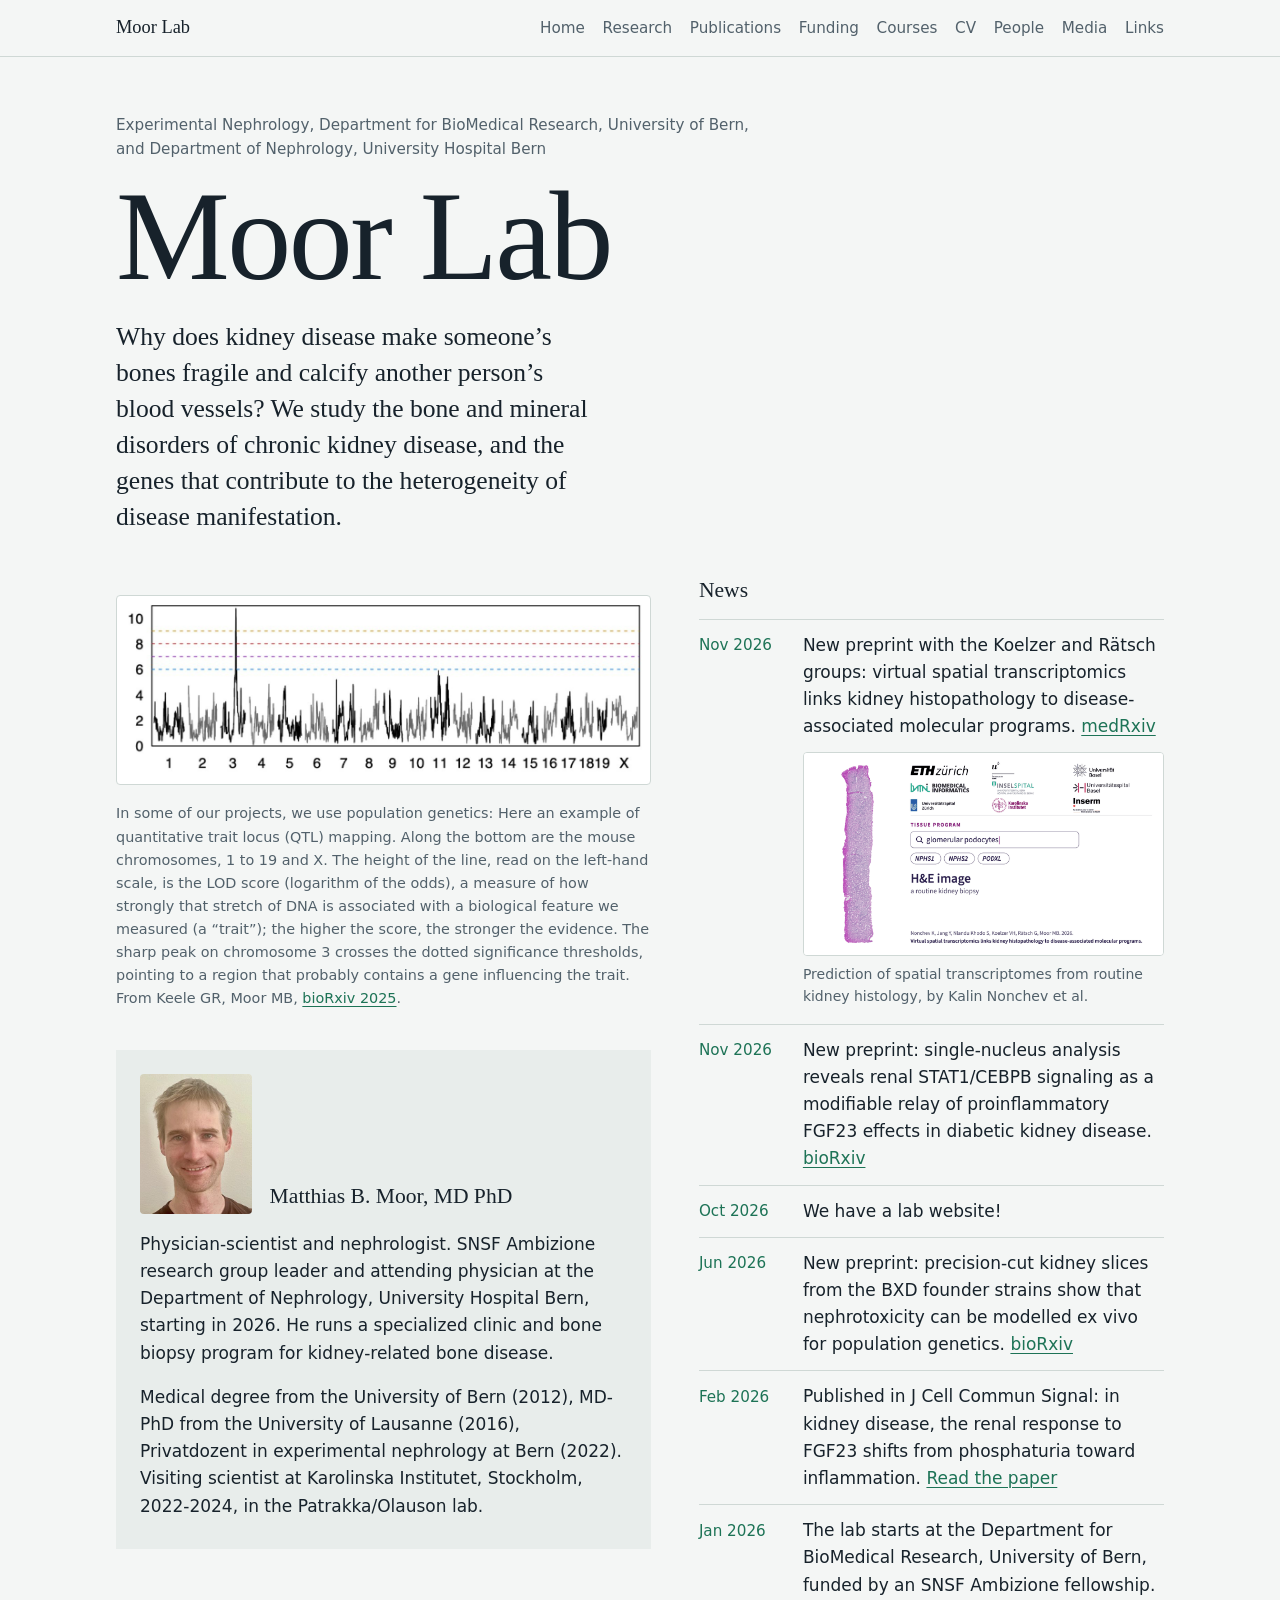
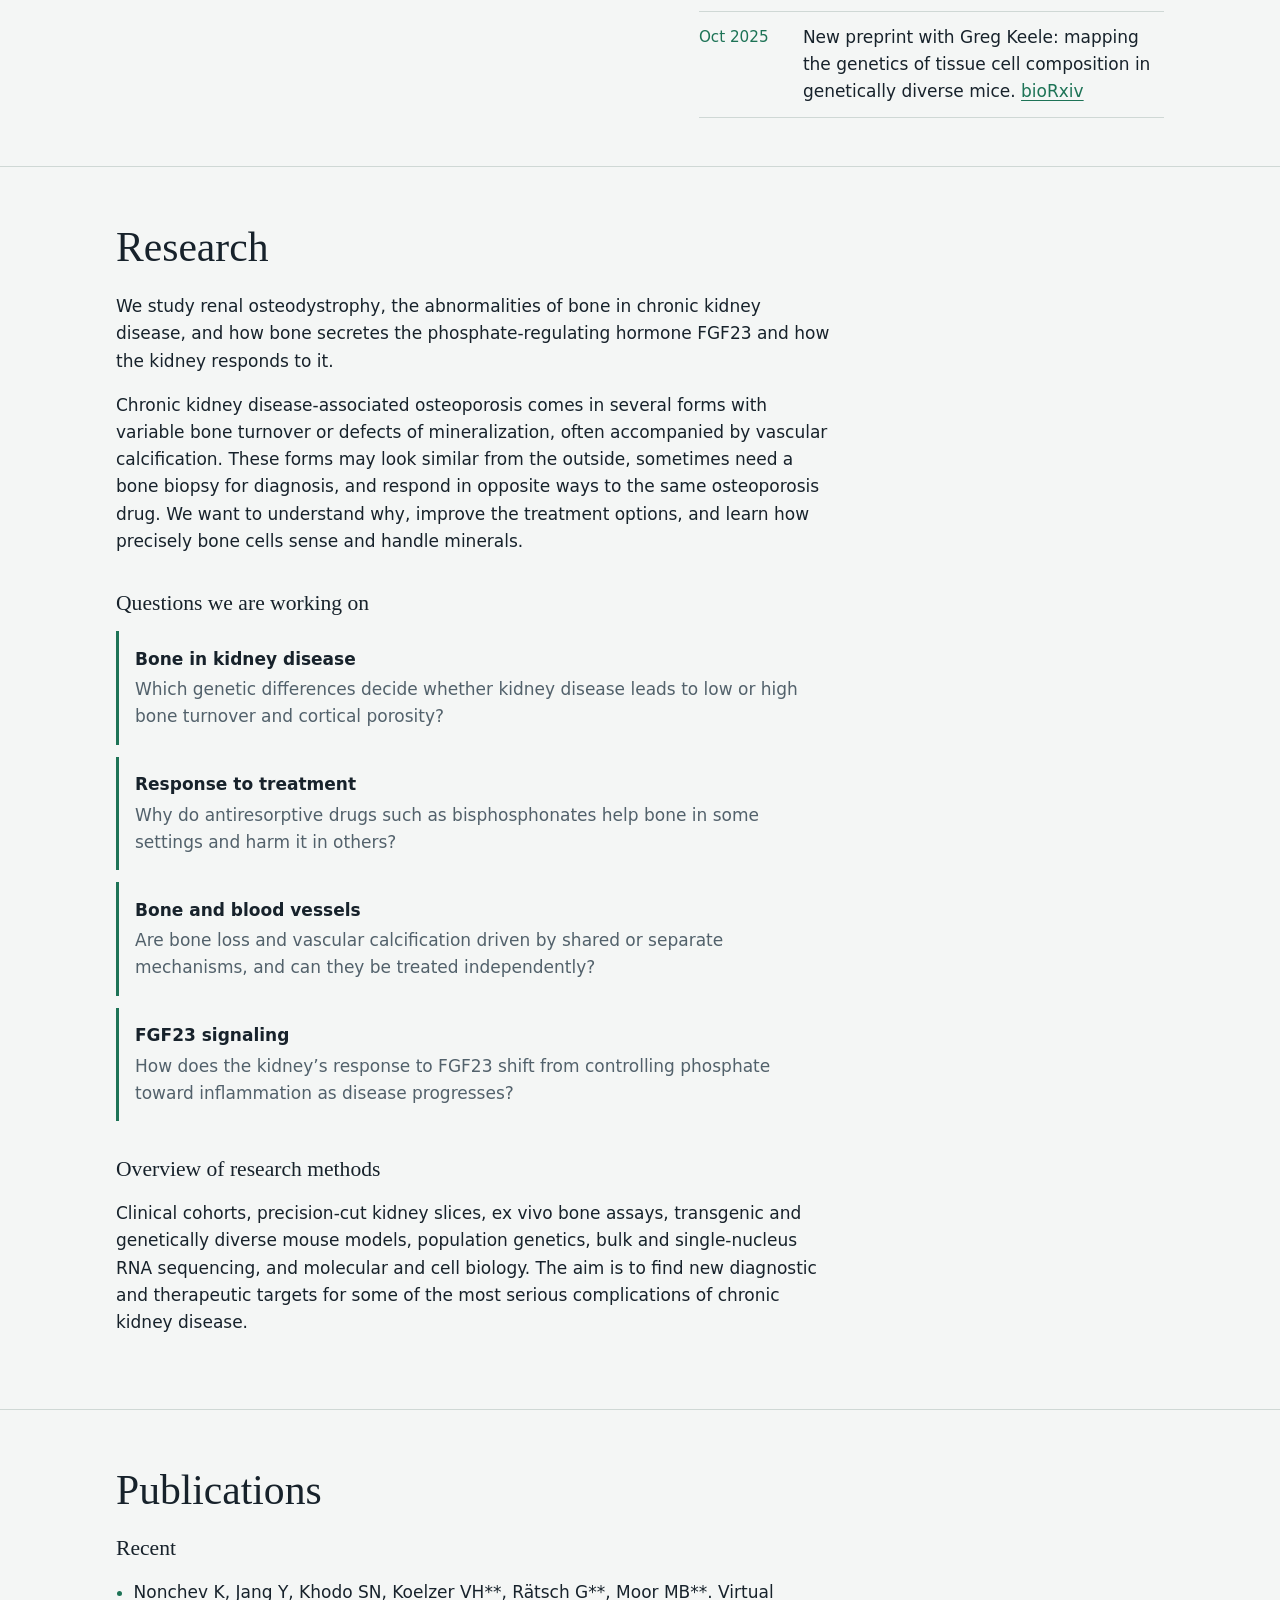
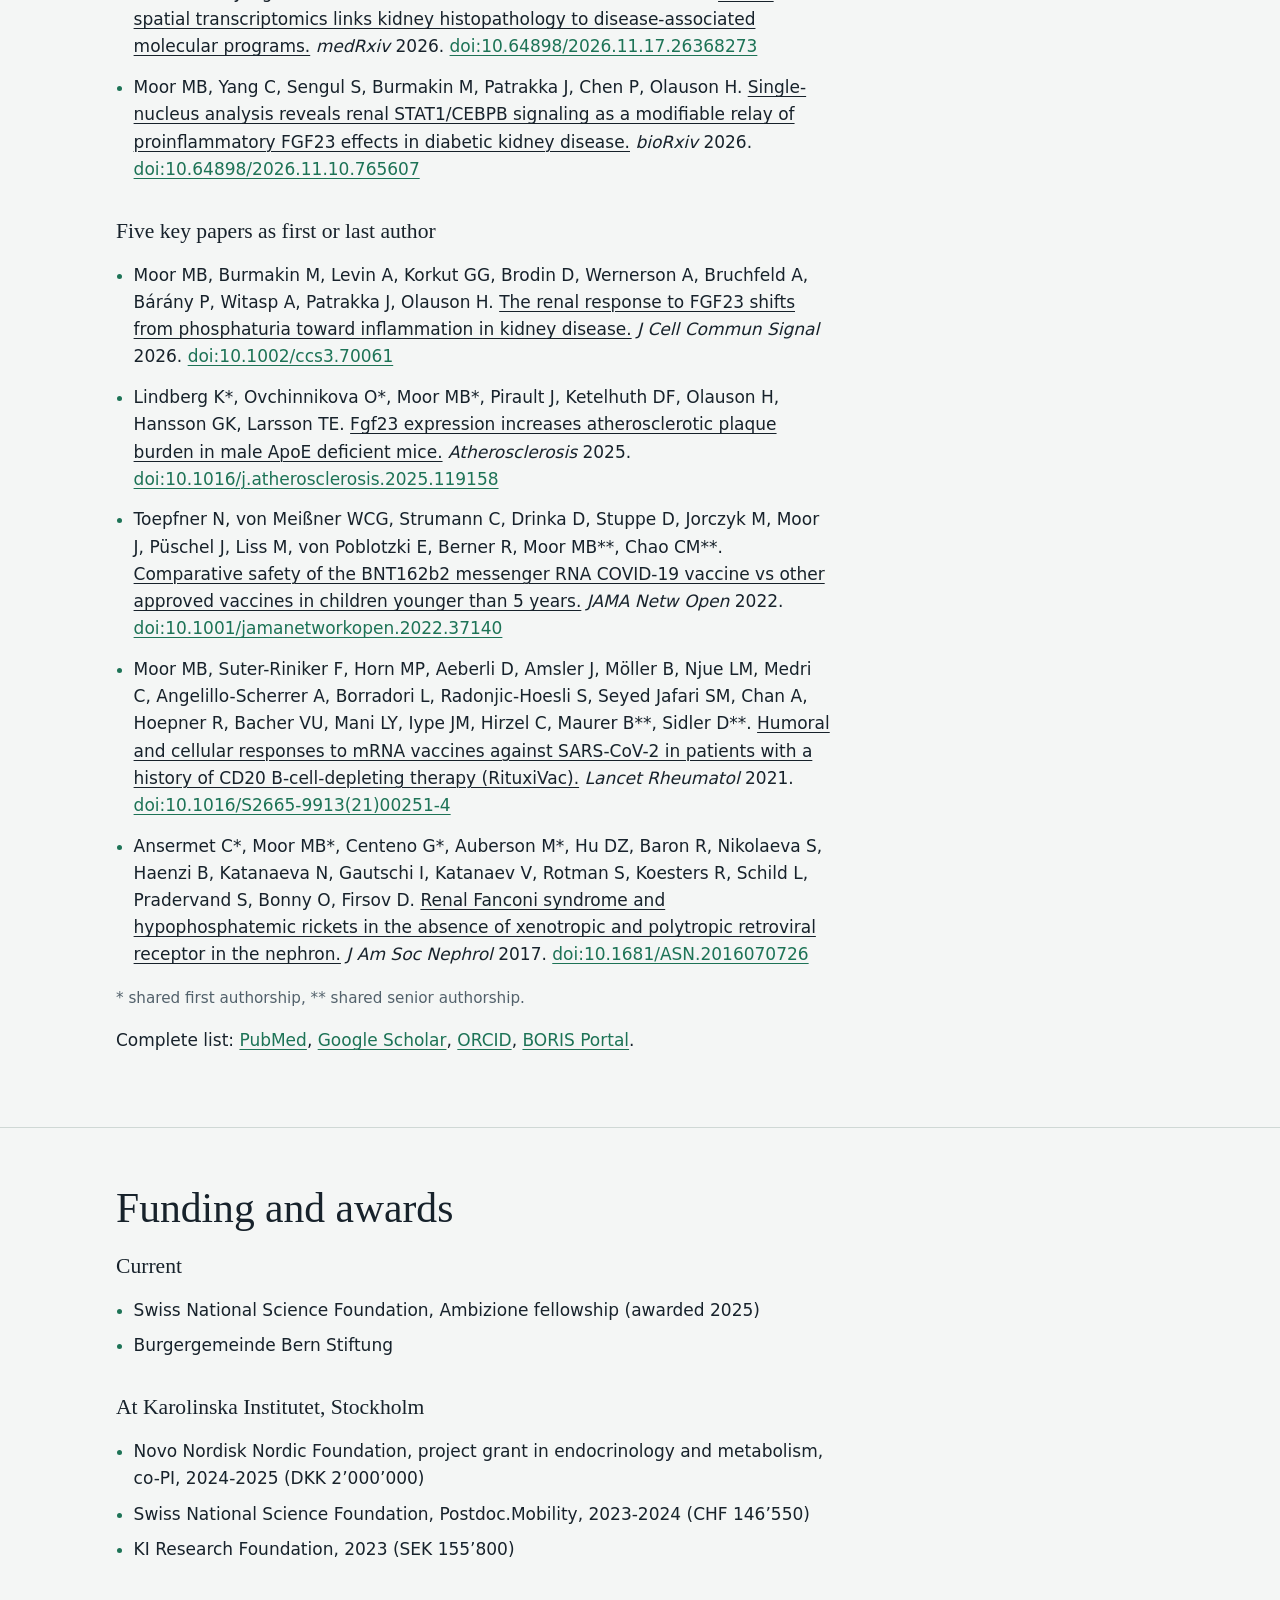
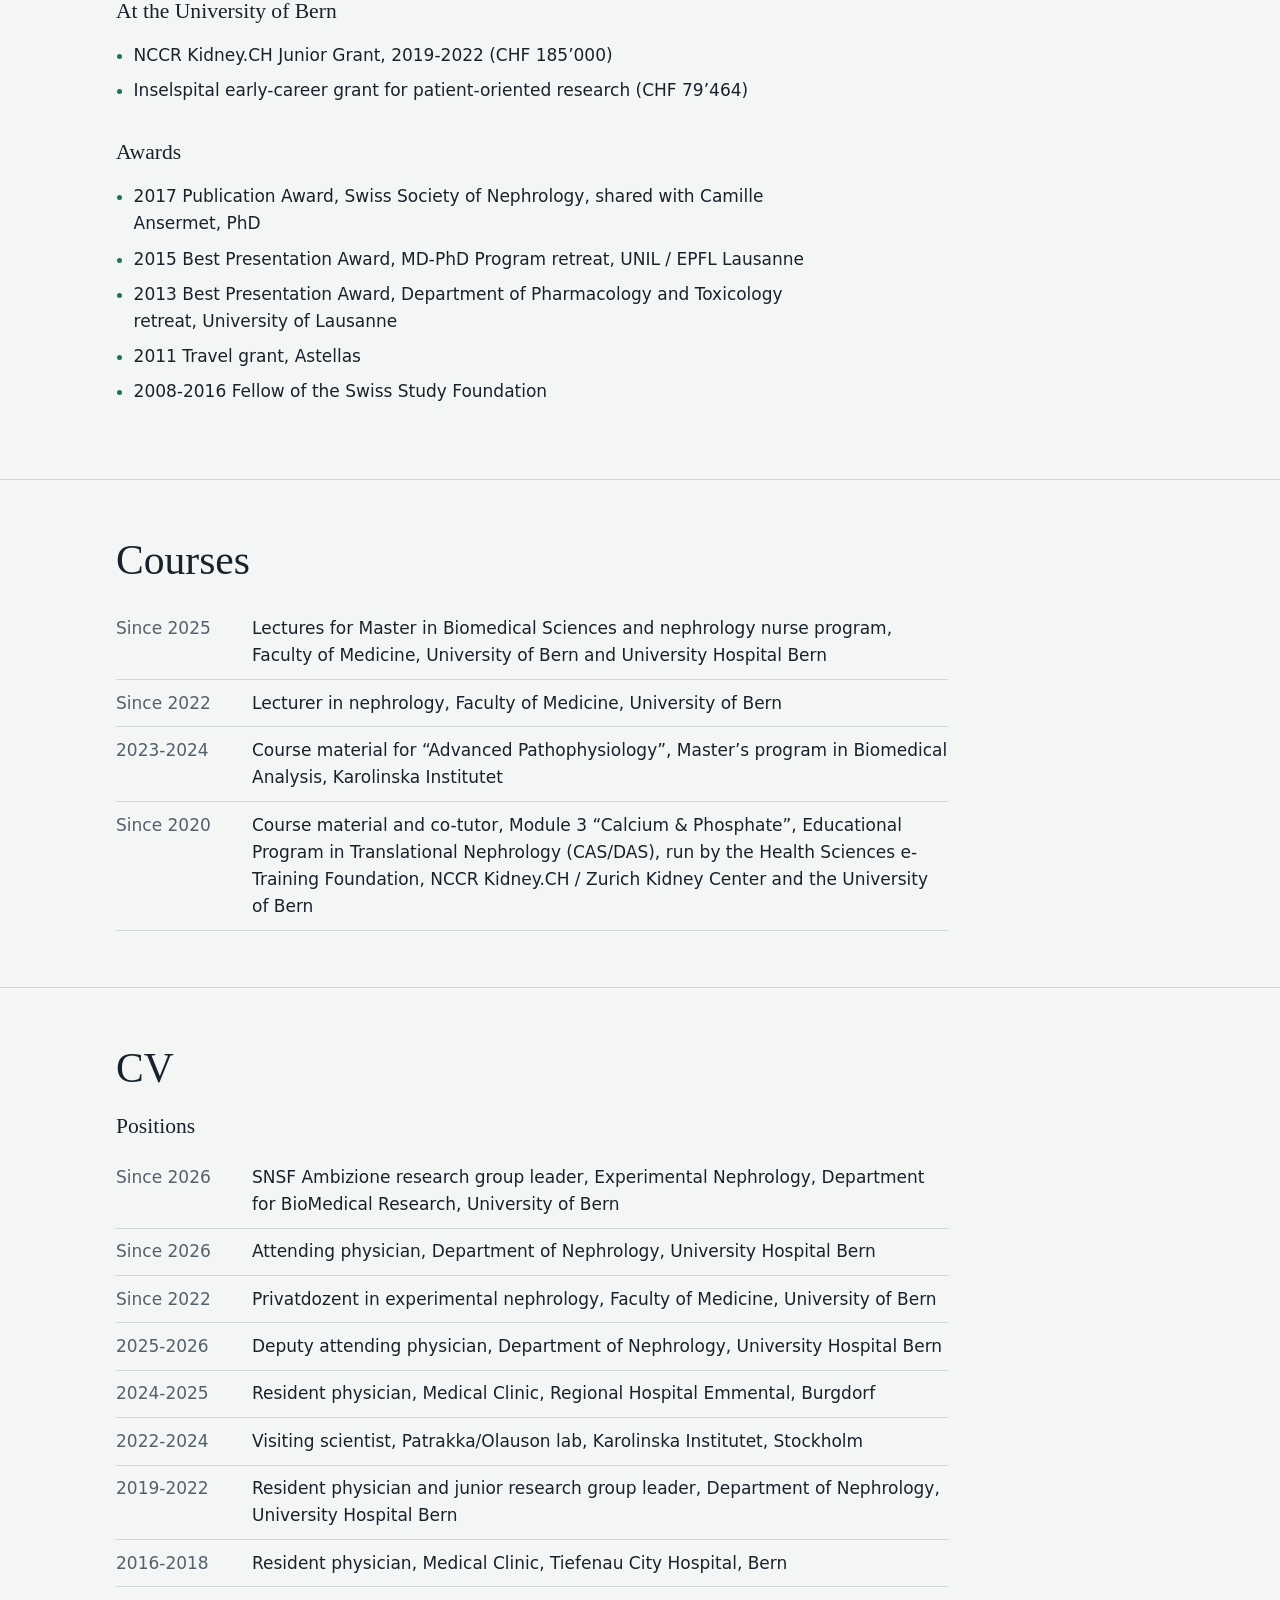
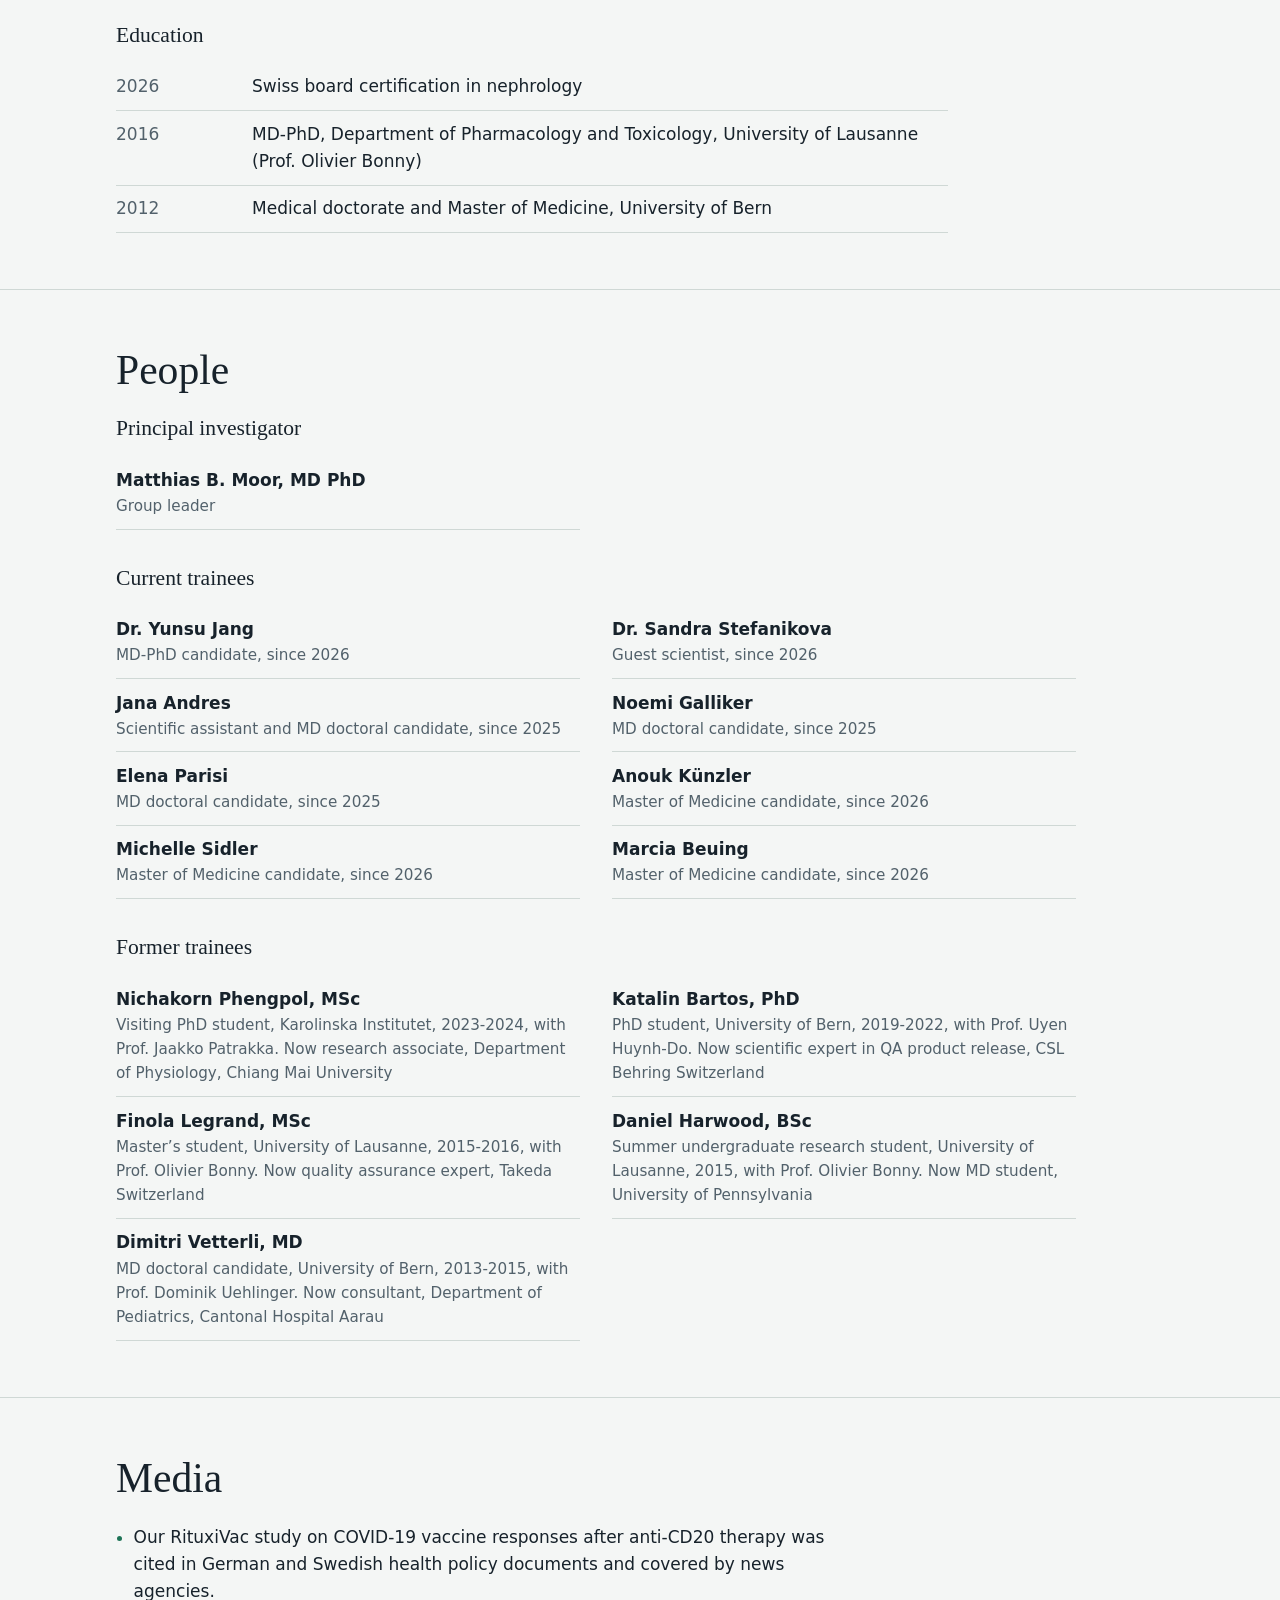
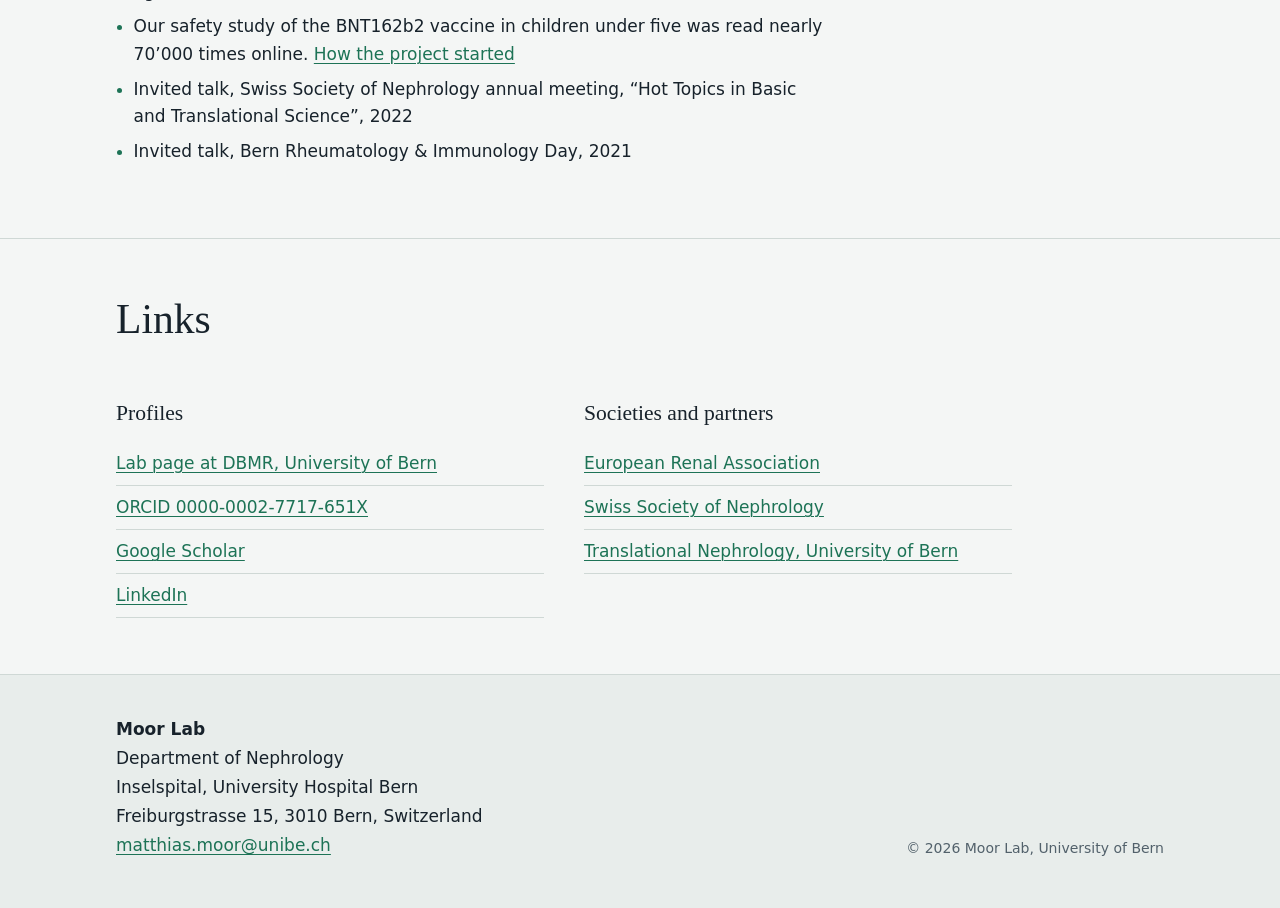
<file: index.html>
<!DOCTYPE html>
<html xmlns="http://www.w3.org/1999/xhtml" lang="en" xml:lang="en"><head>

<meta charset="utf-8">
<meta name="generator" content="quarto-1.11.9">

<meta name="viewport" content="width=device-width, initial-scale=1.0, user-scalable=yes">

<meta name="description" content="The Moor Lab studies renal osteodystrophy, FGF23 signaling and the genetics of bone and mineral disorders in chronic kidney disease at the University of Bern.">

<title>Moor Lab · Experimental Nephrology, University of Bern</title>
<style>
/* Default styles provided by pandoc.
** See https://pandoc.org/MANUAL.html#variables-for-html for config info.
*/
span.smallcaps{font-variant: small-caps;}
div.columns{display: flex; gap: 1.5em;}
div.column{flex: auto;}
@media screen {
div.columns{gap: min(4vw, 1.5em);}
div.column{overflow-x: auto;}
}
div.hanging-indent{margin-left: 1.5em; text-indent: -1.5em;}
ul.task-list{list-style: none;}
ul.task-list li input[type="checkbox"] {
  width: 0.8em;
  margin: 0 0.8em 0.2em -1em; /* quarto-specific, see https://github.com/quarto-dev/quarto-cli/issues/4556 */ 
  vertical-align: middle;
}
.display.math{display: block; text-align: center; margin: 0.5rem auto;}
</style>


<meta name="color-scheme" content="light dark">
<link rel="icon" href="assets/favicon.svg" type="image/svg+xml">
<meta property="og:title" content="Moor Lab · University of Bern">
<meta property="og:description" content="Bone and mineral disorders in chronic kidney disease.">
<meta property="og:type" content="website">


<link rel="stylesheet" href="assets/styles.css">
</head>

<body>

<!-- Top bar with the section menu.
     To add a section: add a line here AND a "## Title {#id}" heading in index.qmd with the same id. -->
<a class="skip" href="#research">Skip to content</a>

<header class="top">
  <div class="wrap top-inner">
    <a class="brand" href="#home">Moor Lab</a>
    <nav aria-label="Sections">
      <ul>
        <li><a href="#home">Home</a></li>
        <li><a href="#research">Research</a></li>
        <li><a href="#publications">Publications</a></li>
        <li><a href="#funding">Funding</a></li>
        <li><a href="#courses">Courses</a></li>
        <li><a href="#cv">CV</a></li>
        <li><a href="#people">People</a></li>
        <li><a href="#media">Media</a></li>
        <li><a href="#links">Links</a></li>
      </ul>
    </nav>
  </div>
</header>




<!--
  HOW THIS FILE WORKS
  - Write plain text. A blank line starts a new paragraph.
  - "## Title {#id}" starts a new section; the id must match the menu in _includes/header.html.
  - "### Title" is a sub-heading inside a section.
  - "- " starts a list item.  *text* = italic,  **text** = bold,  [text](https://...) = link.
  - Lines starting with ::: open and close a styled box (e.g. ::: pubs ... :::). Keep them in pairs.
  - In author lists, write \* for a literal asterisk (shared authorship).
  - Click "Render" (or Ctrl/Cmd+Shift+K) to preview; the website is written to docs/.
-->
<!-- HOME ================================================================ -->
<div id="home" class="hero">
<div class="wrap">
<div class="affil">
<p>Experimental Nephrology, Department for BioMedical Research, University of Bern, and Department of Nephrology, University Hospital Bern</p>
</div>
<section id="home-title" class="level1">
<h1>Moor Lab</h1>
<div class="lede">
<p>Why does kidney disease make someone’s bones fragile and calcify another person’s blood vessels? We study the bone and mineral disorders of chronic kidney disease, and the genes that contribute to the heterogeneity of disease manifestation.</p>
</div>
</section>
</div>
<!-- Below the intro: on wide screens the QTL figure and the PI box form the left column,
     and News the right column. On phones everything stacks in this order. -->
<div class="wrap home-lower">
<!-- The QTL figure. The text in [ ] is the caption shown under the picture;
     fig-alt is the description read out by screen readers. -->
<div class="qtl-fig">
<div class="quarto-figure quarto-figure-center">
<figure>
<p><img src="assets/img/qtl-mapping-example.jpg" alt="Plot of LOD score against position on mouse chromosomes 1 to 19 and X. A single tall peak on chromosome 3 rises above dotted significance lines; the rest of the genome stays low." width="1135" height="378"></p>
<figcaption>In some of our projects, we use population genetics: Here an example of quantitative trait locus (QTL) mapping. Along the bottom are the mouse chromosomes, 1 to 19 and X. The height of the line, read on the left-hand scale, is the LOD score (logarithm of the odds), a measure of how strongly that stretch of DNA is associated with a biological feature we measured (a “trait”); the higher the score, the stronger the evidence. The sharp peak on chromosome 3 crosses the dotted significance thresholds, pointing to a region that probably contains a gene influencing the trait. From Keele GR, Moor MB, <a href="https://www.biorxiv.org/content/10.1101/2025.10.13.682042v2.full">bioRxiv 2025</a>.</figcaption>
</figure>
</div>
</div>
<div class="pi">
<div class="pi-head">
<p><img src="assets/img/matthias-moor.jpg" class="headshot" alt="Portrait of Matthias B. Moor" width="160" height="200"></p>
<section id="pi-name" class="level3">
<h3>Matthias B. Moor, MD PhD</h3>
</section>
</div>
<p>Physician-scientist and nephrologist. SNSF Ambizione research group leader and attending physician at the Department of Nephrology, University Hospital Bern, starting in 2026. He runs a specialized clinic and bone biopsy program for kidney-related bone disease.</p>
<p>Medical degree from the University of Bern (2012), MD-PhD from the University of Lausanne (2016), Privatdozent in experimental nephrology at Bern (2022). Visiting scientist at Karolinska Institutet, Stockholm, 2022-2024, in the Patrakka/Olauson lab.</p>
</div>
<!-- NEWS: newest first. To post news, copy a line and change the date and text. -->
<section id="news" class="level3 news">
<h3>News</h3>
<div class="news-list">
<ul>
<li><p><span class="when">Nov 2026</span> New preprint with the Koelzer and Rätsch groups: virtual spatial transcriptomics links kidney histopathology to disease-associated molecular programs. <a href="https://doi.org/10.64898/2026.11.17.26368273">medRxiv</a></p>
<div class="quarto-figure quarto-figure-center">
<figure>
<p><img src="assets/img/kidney-xenium-DeepSpotM.gif" loading="lazy" alt="Animation of a kidney biopsy. It starts as a routine H&amp;E-stained section, then is recoloured as heat maps of tissue programs predicted from that image, such as glomeruli, healthy proximal tubules and interstitial fibrosis, each defined by marker genes." width="1280" height="720"></p>
<figcaption>Prediction of spatial transcriptomes from routine kidney histology, by Kalin Nonchev et al.</figcaption>
</figure>
</div></li>
<li><p><span class="when">Nov 2026</span> New preprint: single-nucleus analysis reveals renal STAT1/CEBPB signaling as a modifiable relay of proinflammatory FGF23 effects in diabetic kidney disease. <a href="https://doi.org/10.64898/2026.11.10.765607">bioRxiv</a></p></li>
<li><p><span class="when">Oct 2026</span> We have a lab website!</p></li>
<li><p><span class="when">Jun 2026</span> New preprint: precision-cut kidney slices from the BXD founder strains show that nephrotoxicity can be modelled ex vivo for population genetics. <a href="https://doi.org/10.64898/2026.06.16.732581">bioRxiv</a></p></li>
<li><p><span class="when">Feb 2026</span> Published in J Cell Commun Signal: in kidney disease, the renal response to FGF23 shifts from phosphaturia toward inflammation. <a href="https://doi.org/10.1002/ccs3.70061">Read the paper</a></p></li>
<li><p><span class="when">Jan 2026</span> The lab starts at the Department for BioMedical Research, University of Bern, funded by an SNSF Ambizione fellowship.</p></li>
<li><p><span class="when">Oct 2025</span> New preprint with Greg Keele: mapping the genetics of tissue cell composition in genetically diverse mice. <a href="https://doi.org/10.1101/2025.10.13.682042">bioRxiv</a></p></li>
</ul>
</div>
</section>
</div>
</div>
<!-- RESEARCH ============================================================ -->
<section id="research" class="level2">
<h2>Research</h2>
<p>We study renal osteodystrophy, the abnormalities of bone in chronic kidney disease, and how bone secretes the phosphate-regulating hormone FGF23 and how the kidney responds to it.</p>
<p>Chronic kidney disease-associated osteoporosis comes in several forms with variable bone turnover or defects of mineralization, often accompanied by vascular calcification. These forms may look similar from the outside, sometimes need a bone biopsy for diagnosis, and respond in opposite ways to the same osteoporosis drug. We want to understand why, improve the treatment options, and learn how precisely bone cells sense and handle minerals.</p>
<section id="questions-we-are-working-on" class="level3">
<h3>Questions we are working on</h3>
<div class="questions">
<dl>
<dt>Bone in kidney disease</dt>
<dd>
Which genetic differences decide whether kidney disease leads to low or high bone turnover and cortical porosity?
</dd>
<dt>Response to treatment</dt>
<dd>
Why do antiresorptive drugs such as bisphosphonates help bone in some settings and harm it in others?
</dd>
<dt>Bone and blood vessels</dt>
<dd>
Are bone loss and vascular calcification driven by shared or separate mechanisms, and can they be treated independently?
</dd>
<dt>FGF23 signaling</dt>
<dd>
How does the kidney’s response to FGF23 shift from controlling phosphate toward inflammation as disease progresses?
</dd>
</dl>
</div>
</section>
<section id="overview-of-research-methods" class="level3">
<h3>Overview of research methods</h3>
<p>Clinical cohorts, precision-cut kidney slices, ex vivo bone assays, transgenic and genetically diverse mouse models, population genetics, bulk and single-nucleus RNA sequencing, and molecular and cell biology. The aim is to find new diagnostic and therapeutic targets for some of the most serious complications of chronic kidney disease.</p>
<!-- PUBLICATIONS ======================================================== -->
</section>
</section>
<section id="publications" class="level2">
<h2>Publications</h2>
<section id="recent" class="level3">
<h3>Recent</h3>
<div class="pubs">
<ul>
<li>Nonchev K, Jang Y, Khodo SN, Koelzer VH**, Rätsch G**, Moor MB**. <span class="title">Virtual spatial transcriptomics links kidney histopathology to disease-associated molecular programs.</span> <em>medRxiv</em> 2026. <a href="https://doi.org/10.64898/2026.11.17.26368273">doi:10.64898/2026.11.17.26368273</a></li>
<li>Moor MB, Yang C, Sengul S, Burmakin M, Patrakka J, Chen P, Olauson H. <span class="title">Single-nucleus analysis reveals renal STAT1/CEBPB signaling as a modifiable relay of proinflammatory FGF23 effects in diabetic kidney disease.</span> <em>bioRxiv</em> 2026. <a href="https://doi.org/10.64898/2026.11.10.765607">doi:10.64898/2026.11.10.765607</a></li>
</ul>
</div>
</section>
<section id="five-key-papers-as-first-or-last-author" class="level3">
<h3>Five key papers as first or last author</h3>
<div class="pubs">
<ul>
<li>Moor MB, Burmakin M, Levin A, Korkut GG, Brodin D, Wernerson A, Bruchfeld A, Bárány P, Witasp A, Patrakka J, Olauson H. <span class="title">The renal response to FGF23 shifts from phosphaturia toward inflammation in kidney disease.</span> <em>J Cell Commun Signal</em> 2026. <a href="https://doi.org/10.1002/ccs3.70061">doi:10.1002/ccs3.70061</a></li>
<li>Lindberg K*, Ovchinnikova O*, Moor MB*, Pirault J, Ketelhuth DF, Olauson H, Hansson GK, Larsson TE. <span class="title">Fgf23 expression increases atherosclerotic plaque burden in male ApoE deficient mice.</span> <em>Atherosclerosis</em> 2025. <a href="https://doi.org/10.1016/j.atherosclerosis.2025.119158">doi:10.1016/j.atherosclerosis.2025.119158</a></li>
<li>Toepfner N, von Meißner WCG, Strumann C, Drinka D, Stuppe D, Jorczyk M, Moor J, Püschel J, Liss M, von Poblotzki E, Berner R, Moor MB**, Chao CM**. <span class="title">Comparative safety of the BNT162b2 messenger RNA COVID-19 vaccine vs other approved vaccines in children younger than 5 years.</span> <em>JAMA Netw Open</em> 2022. <a href="https://doi.org/10.1001/jamanetworkopen.2022.37140">doi:10.1001/jamanetworkopen.2022.37140</a></li>
<li>Moor MB, Suter-Riniker F, Horn MP, Aeberli D, Amsler J, Möller B, Njue LM, Medri C, Angelillo-Scherrer A, Borradori L, Radonjic-Hoesli S, Seyed Jafari SM, Chan A, Hoepner R, Bacher VU, Mani LY, Iype JM, Hirzel C, Maurer B**, Sidler D**. <span class="title">Humoral and cellular responses to mRNA vaccines against SARS-CoV-2 in patients with a history of CD20 B-cell-depleting therapy (RituxiVac).</span> <em>Lancet Rheumatol</em> 2021. <a href="https://doi.org/10.1016/S2665-9913(21)00251-4">doi:10.1016/S2665-9913(21)00251-4</a></li>
<li>Ansermet C*, Moor MB*, Centeno G*, Auberson M*, Hu DZ, Baron R, Nikolaeva S, Haenzi B, Katanaeva N, Gautschi I, Katanaev V, Rotman S, Koesters R, Schild L, Pradervand S, Bonny O, Firsov D. <span class="title">Renal Fanconi syndrome and hypophosphatemic rickets in the absence of xenotropic and polytropic retroviral receptor in the nephron.</span> <em>J Am Soc Nephrol</em> 2017. <a href="https://doi.org/10.1681/ASN.2016070726">doi:10.1681/ASN.2016070726</a></li>
</ul>
</div>
<p><span class="note">* shared first authorship, ** shared senior authorship.</span></p>
<p><span class="more">Complete list: <a href="https://pubmed.ncbi.nlm.nih.gov/?term=moor+MB+OR+matthias+moor&amp;sort=date">PubMed</a>, <a href="https://scholar.google.com/citations?user=Ltpq-x8AAAAJ">Google Scholar</a>, <a href="https://orcid.org/0000-0002-7717-651X">ORCID</a>, <a href="https://www.dbmr.unibe.ch/research/research_programs/moor_lab/boris_portal_publications/index_eng.html">BORIS Portal</a>.</span></p>
<!-- FUNDING ============================================================= -->
</section>
</section>
<section id="funding" class="level2">
<h2>Funding and awards</h2>
<section id="current" class="level3">
<h3>Current</h3>
<ul>
<li>Swiss National Science Foundation, Ambizione fellowship (awarded 2025)</li>
<li>Burgergemeinde Bern Stiftung</li>
</ul>
</section>
<section id="at-karolinska-institutet-stockholm" class="level3">
<h3>At Karolinska Institutet, Stockholm</h3>
<ul>
<li>Novo Nordisk Nordic Foundation, project grant in endocrinology and metabolism, co-PI, 2024-2025 (DKK 2’000’000)</li>
<li>Swiss National Science Foundation, Postdoc.Mobility, 2023-2024 (CHF 146’550)</li>
<li>KI Research Foundation, 2023 (SEK 155’800)</li>
</ul>
</section>
<section id="at-the-university-of-bern" class="level3">
<h3>At the University of Bern</h3>
<ul>
<li>NCCR Kidney.CH Junior Grant, 2019-2022 (CHF 185’000)</li>
<li>Inselspital early-career grant for patient-oriented research (CHF 79’464)</li>
</ul>
</section>
<section id="awards" class="level3">
<h3>Awards</h3>
<ul>
<li>2017 Publication Award, Swiss Society of Nephrology, shared with Camille Ansermet, PhD</li>
<li>2015 Best Presentation Award, MD-PhD Program retreat, UNIL / EPFL Lausanne</li>
<li>2013 Best Presentation Award, Department of Pharmacology and Toxicology retreat, University of Lausanne</li>
<li>2011 Travel grant, Astellas</li>
<li>2008-2016 Fellow of the Swiss Study Foundation</li>
</ul>
<!-- COURSES ============================================================= -->
</section>
</section>
<section id="courses" class="level2">
<h2>Courses</h2>
<div class="dated">
<ul>
<li><span class="when">Since 2025</span> Lectures for Master in Biomedical Sciences and nephrology nurse program, Faculty of Medicine, University of Bern and University Hospital Bern</li>
<li><span class="when">Since 2022</span> Lecturer in nephrology, Faculty of Medicine, University of Bern</li>
<li><span class="when">2023-2024</span> Course material for “Advanced Pathophysiology”, Master’s program in Biomedical Analysis, Karolinska Institutet</li>
<li><span class="when">Since 2020</span> Course material and co-tutor, Module 3 “Calcium &amp; Phosphate”, Educational Program in Translational Nephrology (CAS/DAS), run by the Health Sciences e-Training Foundation, NCCR Kidney.CH / Zurich Kidney Center and the University of Bern</li>
</ul>
</div>
<!-- CV ================================================================== -->
</section>
<section id="cv" class="level2">
<h2>CV</h2>
<section id="positions" class="level3">
<h3>Positions</h3>
<div class="dated">
<ul>
<li><span class="when">Since 2026</span> SNSF Ambizione research group leader, Experimental Nephrology, Department for BioMedical Research, University of Bern</li>
<li><span class="when">Since 2026</span> Attending physician, Department of Nephrology, University Hospital Bern</li>
<li><span class="when">Since 2022</span> Privatdozent in experimental nephrology, Faculty of Medicine, University of Bern</li>
<li><span class="when">2025-2026</span> Deputy attending physician, Department of Nephrology, University Hospital Bern</li>
<li><span class="when">2024-2025</span> Resident physician, Medical Clinic, Regional Hospital Emmental, Burgdorf</li>
<li><span class="when">2022-2024</span> Visiting scientist, Patrakka/Olauson lab, Karolinska Institutet, Stockholm</li>
<li><span class="when">2019-2022</span> Resident physician and junior research group leader, Department of Nephrology, University Hospital Bern</li>
<li><span class="when">2016-2018</span> Resident physician, Medical Clinic, Tiefenau City Hospital, Bern</li>
</ul>
</div>
</section>
<section id="education" class="level3">
<h3>Education</h3>
<div class="dated">
<ul>
<li><span class="when">2026</span> Swiss board certification in nephrology</li>
<li><span class="when">2016</span> MD-PhD, Department of Pharmacology and Toxicology, University of Lausanne (Prof.&nbsp;Olivier Bonny)</li>
<li><span class="when">2012</span> Medical doctorate and Master of Medicine, University of Bern</li>
</ul>
</div>
<!-- PEOPLE ============================================================== -->
</section>
</section>
<section id="people" class="level2">
<h2>People</h2>
<section id="principal-investigator" class="level3">
<h3>Principal investigator</h3>
<div class="people">
<ul>
<li><strong>Matthias B. Moor, MD PhD</strong> Group leader</li>
</ul>
</div>
</section>
<section id="current-trainees" class="level3">
<h3>Current trainees</h3>
<div class="people">
<ul>
<li><strong>Dr.&nbsp;Yunsu Jang</strong> MD-PhD candidate, since 2026</li>
<li><strong>Dr.&nbsp;Sandra Stefanikova</strong> Guest scientist, since 2026</li>
<li><strong>Jana Andres</strong> Scientific assistant and MD doctoral candidate, since 2025</li>
<li><strong>Noemi Galliker</strong> MD doctoral candidate, since 2025</li>
<li><strong>Elena Parisi</strong> MD doctoral candidate, since 2025</li>
<li><strong>Anouk Künzler</strong> Master of Medicine candidate, since 2026</li>
<li><strong>Michelle Sidler</strong> Master of Medicine candidate, since 2026</li>
<li><strong>Marcia Beuing</strong> Master of Medicine candidate, since 2026</li>
</ul>
</div>
</section>
<section id="former-trainees" class="level3">
<h3>Former trainees</h3>
<div class="people">
<ul>
<li><strong>Nichakorn Phengpol, MSc</strong> Visiting PhD student, Karolinska Institutet, 2023-2024, with Prof.&nbsp;Jaakko Patrakka. Now research associate, Department of Physiology, Chiang Mai University</li>
<li><strong>Katalin Bartos, PhD</strong> PhD student, University of Bern, 2019-2022, with Prof.&nbsp;Uyen Huynh-Do. Now scientific expert in QA product release, CSL Behring Switzerland</li>
<li><strong>Finola Legrand, MSc</strong> Master’s student, University of Lausanne, 2015-2016, with Prof.&nbsp;Olivier Bonny. Now quality assurance expert, Takeda Switzerland</li>
<li><strong>Daniel Harwood, BSc</strong> Summer undergraduate research student, University of Lausanne, 2015, with Prof.&nbsp;Olivier Bonny. Now MD student, University of Pennsylvania</li>
<li><strong>Dimitri Vetterli, MD</strong> MD doctoral candidate, University of Bern, 2013-2015, with Prof.&nbsp;Dominik Uehlinger. Now consultant, Department of Pediatrics, Cantonal Hospital Aarau</li>
</ul>
</div>
<!-- MEDIA =============================================================== -->
</section>
</section>
<section id="media" class="level2">
<h2>Media</h2>
<ul>
<li>Our RituxiVac study on COVID-19 vaccine responses after anti-CD20 therapy was cited in German and Swedish health policy documents and covered by news agencies.</li>
<li>Our safety study of the BNT162b2 vaccine in children under five was read nearly 70’000 times online. <a href="https://lnkd.in/p/eaWkfexY">How the project started</a></li>
<li>Invited talk, Swiss Society of Nephrology annual meeting, “Hot Topics in Basic and Translational Science”, 2022</li>
<li>Invited talk, Bern Rheumatology &amp; Immunology Day, 2021</li>
</ul>
<!-- LINKS =============================================================== -->
</section>
<section id="links" class="level2">
<h2>Links</h2>
<div class="link-grid">
<section id="profiles" class="level3">
<h3>Profiles</h3>
<ul>
<li><a href="https://www.dbmr.unibe.ch/research/research_programs/moor_lab/index_eng.html">Lab page at DBMR, University of Bern</a></li>
<li><a href="https://orcid.org/0000-0002-7717-651X">ORCID 0000-0002-7717-651X</a></li>
<li><a href="https://scholar.google.com/citations?user=Ltpq-x8AAAAJ">Google Scholar</a></li>
<li><a href="https://www.linkedin.com/in/matthias-b-moor-4852666b/?locale=en_US">LinkedIn</a></li>
</ul>
</section>
<section id="societies-and-partners" class="level3">
<h3>Societies and partners</h3>
<ul>
<li><a href="https://www.era-online.org/">European Renal Association</a></li>
<li><a href="https://www.swissnephrology.ch/">Swiss Society of Nephrology</a></li>
<li><a href="https://www.nephrologie.unibe.ch/">Translational Nephrology, University of Bern</a></li>
</ul>
</section>
</div>
</section>

<!-- Footer with the lab address. Edit the lines below; <br> starts a new line. -->
<footer class="foot" id="contact">
  <div class="wrap foot-grid">
    <address>
      <strong>Moor Lab</strong><br>
      Department of Nephrology<br>
      Inselspital, University Hospital Bern<br>
      Freiburgstrasse 15, 3010 Bern, Switzerland<br>
      <a href="mailto:matthias.moor@unibe.ch">matthias.moor@unibe.ch</a>
    </address>
    <p class="copy">© 2026 Moor Lab, University of Bern</p>
  </div>
</footer>




</body></html>
</file>
<file: assets/styles.css>
/* Moor Lab — all styling for the website. Quarto copies this file to docs/assets/.
   Adapted from the hand-written site so it fits the HTML that Quarto generates from index.qmd.
   Palette borrows from Goldner's trichrome: mineralized bone stains green, osteoid stains red. */

:root {
  --bg: #f4f6f5;
  --surface: #e8edeb;
  --ink: #17222b;
  --muted: #52616b;
  --rule: #cfd8d5;
  --green: #1d7356;
  --red: #b3343f;
  --dot: #9eabb3;

  --serif: "Iowan Old Style", "Palatino Linotype", Palatino, "Book Antiqua", Georgia, serif;
  --sans: system-ui, -apple-system, "Segoe UI", Roboto, "Helvetica Neue", Arial, sans-serif;
  --measure: 66ch;
  --header: 3.5rem;
}

@media (prefers-color-scheme: dark) {
  :root {
    --bg: #101715;
    --surface: #18211f;
    --ink: #e4ebe8;
    --muted: #9cada8;
    --rule: #2b3734;
    --green: #5ec29b;
    --red: #f07b85;
    --dot: #4d5d59;
  }
}

*, *::before, *::after { box-sizing: border-box; }

html { scroll-behavior: smooth; scroll-padding-top: calc(var(--header) + 1rem); }
@media (prefers-reduced-motion: reduce) { html { scroll-behavior: auto; } }

body {
  margin: 0;
  background: var(--bg);
  color: var(--ink);
  font: 1.0625rem/1.6 var(--sans);
  -webkit-text-size-adjust: 100%;
}

.wrap { width: 100%; max-width: 68rem; margin: 0 auto; padding: 0 1.25rem; }

a { color: var(--green); text-underline-offset: 0.18em; text-decoration-thickness: 1px; }
a:hover { text-decoration-thickness: 2px; }
a:focus-visible { outline: 2px solid var(--red); outline-offset: 3px; border-radius: 2px; }

.skip {
  position: absolute; left: 1rem; top: -3rem;
  background: var(--ink); color: var(--bg); padding: 0.5rem 0.8rem; z-index: 20;
}
.skip:focus { top: 0.5rem; }

/* Header and section navigation */
.top {
  position: sticky; top: 0; z-index: 10;
  background: var(--bg);
  border-bottom: 1px solid var(--rule);
}
.top-inner {
  display: flex; align-items: center; gap: 1.5rem;
  min-height: var(--header);
}
.brand {
  font-family: var(--serif); font-size: 1.15rem;
  color: var(--ink); text-decoration: none; white-space: nowrap;
}
.top nav { margin-left: auto; min-width: 0; }
.top nav ul { list-style: none; margin: 0; padding: 0; display: flex; gap: 1.1rem; }
.top nav a { color: var(--muted); text-decoration: none; white-space: nowrap; font-size: 0.95rem; }
.top nav a:hover { color: var(--ink); }

/* Phones: brand on its own row, sections scroll sideways underneath */
@media (max-width: 52rem) {
  :root { --header: 5.6rem; }
  .top-inner { flex-direction: column; align-items: stretch; gap: 0.3rem; padding-top: 0.6rem; padding-bottom: 0.2rem; }
  .top nav { margin-left: -1.25rem; margin-right: -1.25rem; overflow-x: auto; scrollbar-width: none; }
  .top nav::-webkit-scrollbar { display: none; }
  .top nav ul { padding: 0.35rem 1.25rem 0.55rem; gap: 1.1rem; }
}

/* Hero */
.hero { padding: 3.5rem 0 3rem; }
.affil { margin: 0 0 1rem; color: var(--muted); font-size: 0.95rem; max-width: var(--measure); }
.hero h1 {
  margin: 0; font-family: var(--serif); font-weight: 400;
  font-size: clamp(3.4rem, 18vw, 8rem); line-height: 0.92; letter-spacing: -0.02em;
}
.lede {
  margin: 1.5rem 0 0; max-width: 38ch;
  font-family: var(--serif); font-size: clamp(1.25rem, 2.6vw, 1.6rem); line-height: 1.4;
}

/* QTL mapping figure */
.qtl-fig { margin-top: 2.75rem; margin-bottom: 0; }
.qtl-fig img {
  display: block;
  width: 100%;
  max-width: 460px;   /* half size on desktop; phones use the full width */
  height: auto;
  background: #fff;          /* the plot has a white background; keep it framed in dark mode */
  padding: 0.5rem;
  border: 1px solid var(--rule);
  border-radius: 4px;
}
.qtl-fig figcaption { margin-top: 0.75rem; max-width: var(--measure); font-size: 0.9rem; color: var(--muted); }

.pi {
  margin-top: 2.5rem; padding: 0.25rem 1.5rem 0.75rem;
  background: var(--surface); max-width: calc(var(--measure) + 3rem);
}

/* Home, lower half: PI and News side by side on wide screens */
.home-lower { display: grid; gap: 0 3rem; }
@media (min-width: 60rem) {
  /* left: QTL figure, then PI box; right: News, running down beside both */
  .home-lower {
    grid-template-columns: minmax(0, 1.15fr) minmax(0, 1fr);
    grid-template-rows: auto 1fr;
    grid-template-areas: "fig news" "pi news";
    align-items: start;
  }
  .home-lower .qtl-fig { grid-area: fig; }
  .home-lower .pi { grid-area: pi; max-width: none; }
  .home-lower .news { grid-area: news; margin-top: 2.75rem; }
  .home-lower .qtl-fig img { max-width: 100%; }
  .home-lower .qtl-fig figcaption { max-width: none; }
}
.news { margin-top: 2.5rem; }
.news h3 { margin-top: 0; }
.news-list ul { list-style: none; margin: 0; padding: 0; border-top: 1px solid var(--rule); }
.news-list li {
  position: relative; margin: 0;
  padding: 0.75rem 0 0.75rem 6.5rem; border-bottom: 1px solid var(--rule);
}
.news-list .when {
  position: absolute; left: 0; top: 0.85rem; width: 5.5rem;
  color: var(--green); font-variant-numeric: tabular-nums; font-size: 0.95rem;
}
.news-list li p { margin: 0; }
.news-list figure { margin: 0.75rem 0 0.25rem; }
.news-list img { display: block; width: 100%; height: auto; border: 1px solid var(--rule); border-radius: 4px; background: #fff; }
.news-list figcaption { margin-top: 0.4rem; font-size: 0.875rem; color: var(--muted); }
/* Phones and narrow tablets (one-column layout): show the animation at half width */
@media (max-width: 59.99rem) {
  .news-list img { width: 50%; }
}
@media (max-width: 30rem) {
  .news-list li { padding-left: 0; }
  .news-list .when { position: static; display: block; margin-bottom: 0.15rem; }
}


/* Quarto wraps text in <p> inside the styled boxes; let the box control the spacing */
.affil p, .lede p, .pi-head p { margin: 0; }
.qtl-fig figure { margin: 0; }
.pi h3 { margin-top: 1.25rem; }
.pi-head { display: flex; align-items: flex-end; gap: 1.1rem; margin-top: 1.25rem; }
.pi-head h3 { margin: 0 0 0.25rem; }
.headshot {
  flex: none;
  display: block;
  width: 112px;
  height: 140px;
  object-fit: cover;
  border-radius: 4px;
  background: var(--rule);
}
.pi-head section { min-width: 0; }

/* Sections: every "## Heading {#id}" in index.qmd becomes <section class="level2">.
   The padding reproduces the centred 68rem column (.wrap) of the original site. */
section.level2 {
  padding: 3.5rem max(1.25rem, calc((100% - 68rem) / 2 + 1.25rem));
  border-top: 1px solid var(--rule);
}
section.level2 p, section.level2 ul, section.level2 dl { max-width: var(--measure); }
section.level2 .dated ul { max-width: 52rem; }
section.level2 .people ul, section.level2 .link-grid ul { max-width: none; }

h1, h2, h3 { font-family: var(--serif); font-weight: 400; line-height: 1.2; }
h2 { font-size: clamp(1.9rem, 4.5vw, 2.6rem); margin: 0 0 1.25rem; }
h3 { font-size: 1.35rem; margin: 2.25rem 0 0.9rem; }
h2 + section.level3 > h3:first-child { margin-top: 0.5rem; }

/* Plain bullet lists (funding, media) */
section.level2 ul { padding-left: 1.1rem; }
section.level2 li { margin-bottom: 0.5rem; }
section.level2 li::marker { color: var(--green); }

/* ::: questions  (definition list: term, then ": answer") */
.questions dl { margin: 0; padding: 0; }
.questions dt, .questions dd { border-left: 3px solid var(--green); padding-left: 1rem; }
.questions dt { font-weight: 600; padding-top: 0.9rem; }
.questions dd { margin: 0 0 0.75rem; padding-top: 0.2rem; padding-bottom: 0.9rem; color: var(--muted); }

/* ::: pubs */
section.level2 .pubs li { margin-bottom: 0.85rem; }
.pubs .title { text-decoration: underline; text-decoration-thickness: 1px; text-underline-offset: 0.18em; }
.pubs a { overflow-wrap: anywhere; }
.note { display: block; font-size: 0.95rem; color: var(--muted); }
.more { display: block; margin-top: 0.5rem; }

/* ::: dated  (CV and courses: "[when]{.when} text") */
section.level2 .dated ul { list-style: none; padding: 0; margin: 0; }
section.level2 .dated li {
  position: relative; margin: 0;
  padding: 0.6rem 0 0.6rem 8.5rem; border-bottom: 1px solid var(--rule);
}
.dated .when {
  position: absolute; left: 0; width: 7.5rem;
  color: var(--muted); font-variant-numeric: tabular-nums;
}
@media (max-width: 30rem) {
  section.level2 .dated li { padding-left: 0; }
  .dated .when { position: static; display: block; font-size: 0.9rem; }
}

/* ::: people  ("**Name** role") */
section.level2 .people ul { list-style: none; padding: 0; margin: 0; display: grid; gap: 0 2rem; }
@media (min-width: 46rem) { section.level2 .people ul { grid-template-columns: 1fr 1fr; max-width: 60rem; } }
section.level2 .people li { margin: 0; padding: 0.65rem 0; border-bottom: 1px solid var(--rule); color: var(--muted); font-size: 0.95rem; }
.people strong { display: block; font-weight: 600; color: var(--ink); font-size: 1.0625rem; }
@media (max-width: 30rem) { .people strong { font-size: 1rem; } }

/* ::: link-grid  (two columns of links) */
.link-grid { display: grid; gap: 0 2.5rem; }
@media (min-width: 46rem) { .link-grid { grid-template-columns: 1fr 1fr; max-width: 56rem; } }
section.level2 .link-grid ul { list-style: none; margin: 0; padding: 0; }
section.level2 .link-grid li { margin: 0; padding: 0.5rem 0; border-bottom: 1px solid var(--rule); }

/* Footer with address (_includes/footer.html) */
.foot { padding: 2.5rem 0 3rem; border-top: 1px solid var(--rule); background: var(--surface); }
.foot-grid { display: grid; gap: 1.25rem; }
@media (min-width: 46rem) { .foot-grid { grid-template-columns: 1fr auto; align-items: end; } }
address { font-style: normal; line-height: 1.7; }
.copy { margin: 0; color: var(--muted); font-size: 0.875rem; }

@media (max-width: 30rem) {
  body { font-size: 1rem; }
  .hero { padding-top: 2.25rem; }
}
</file>
